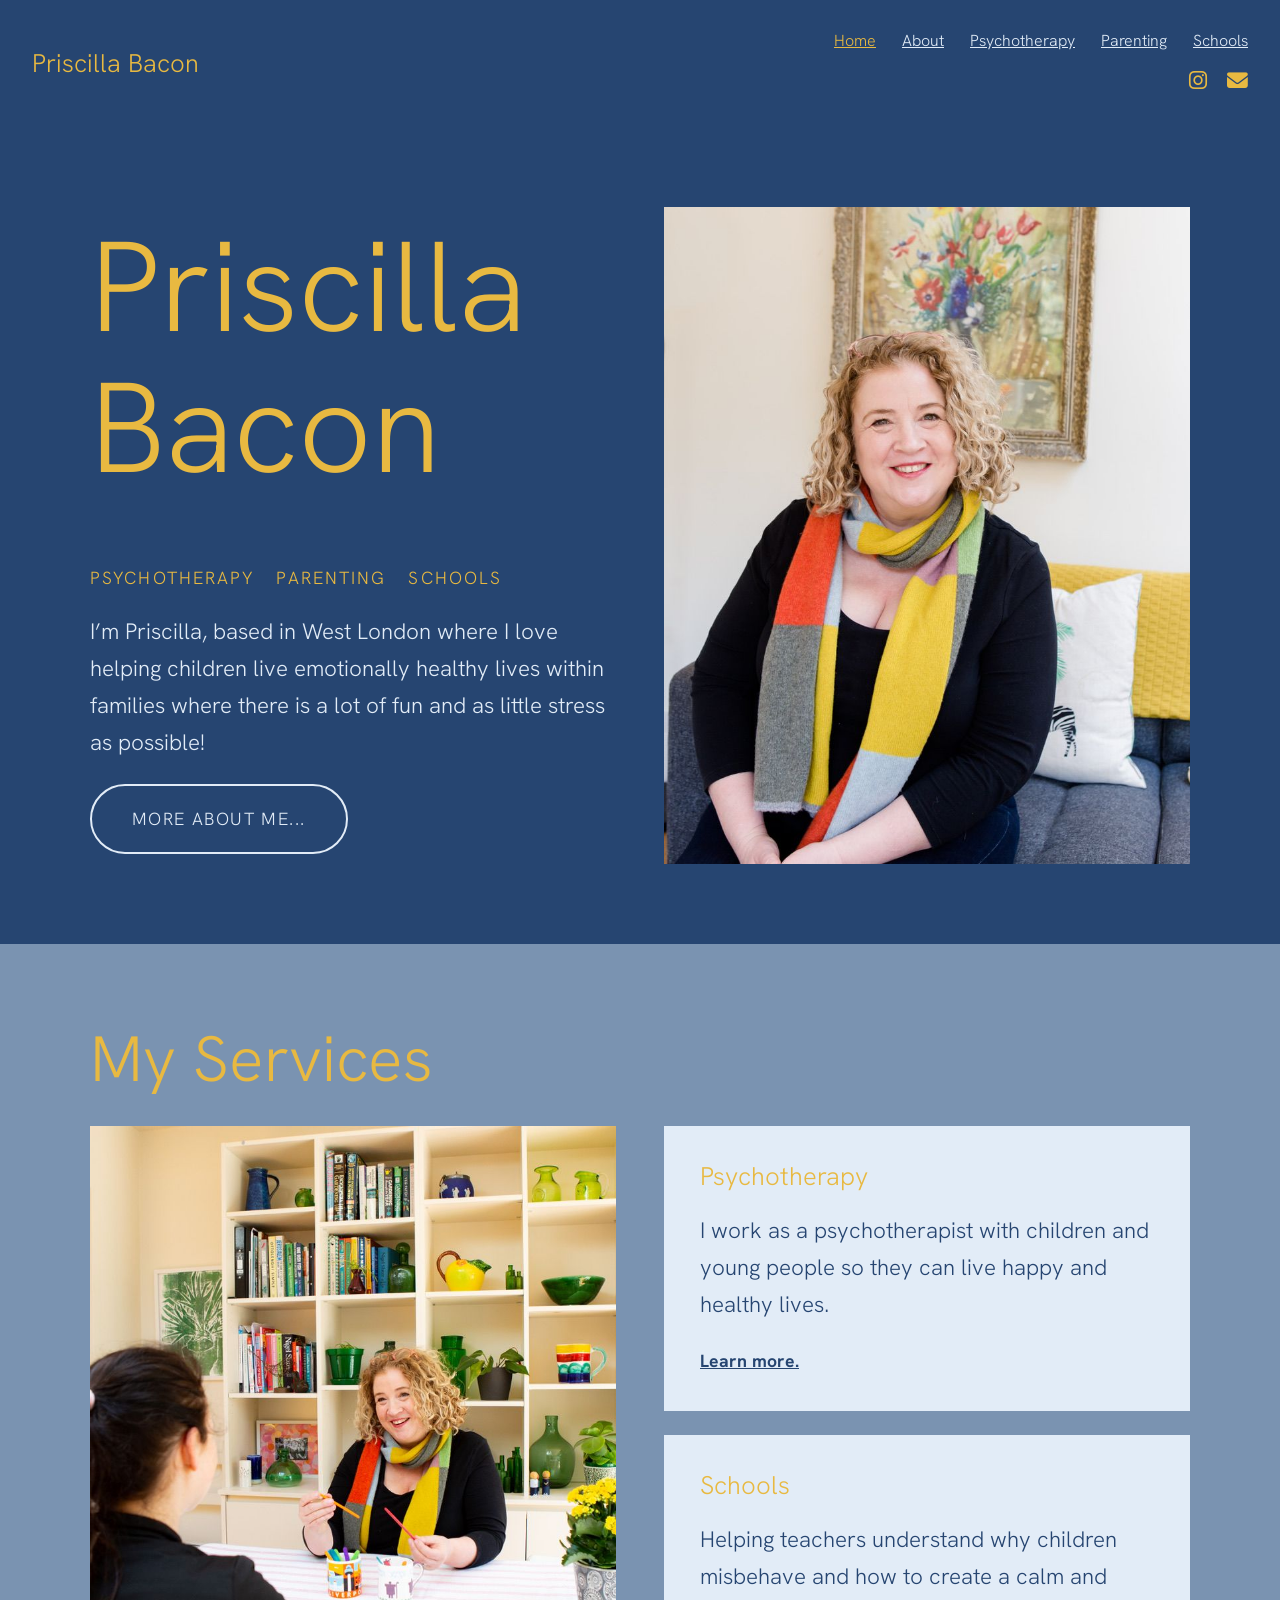
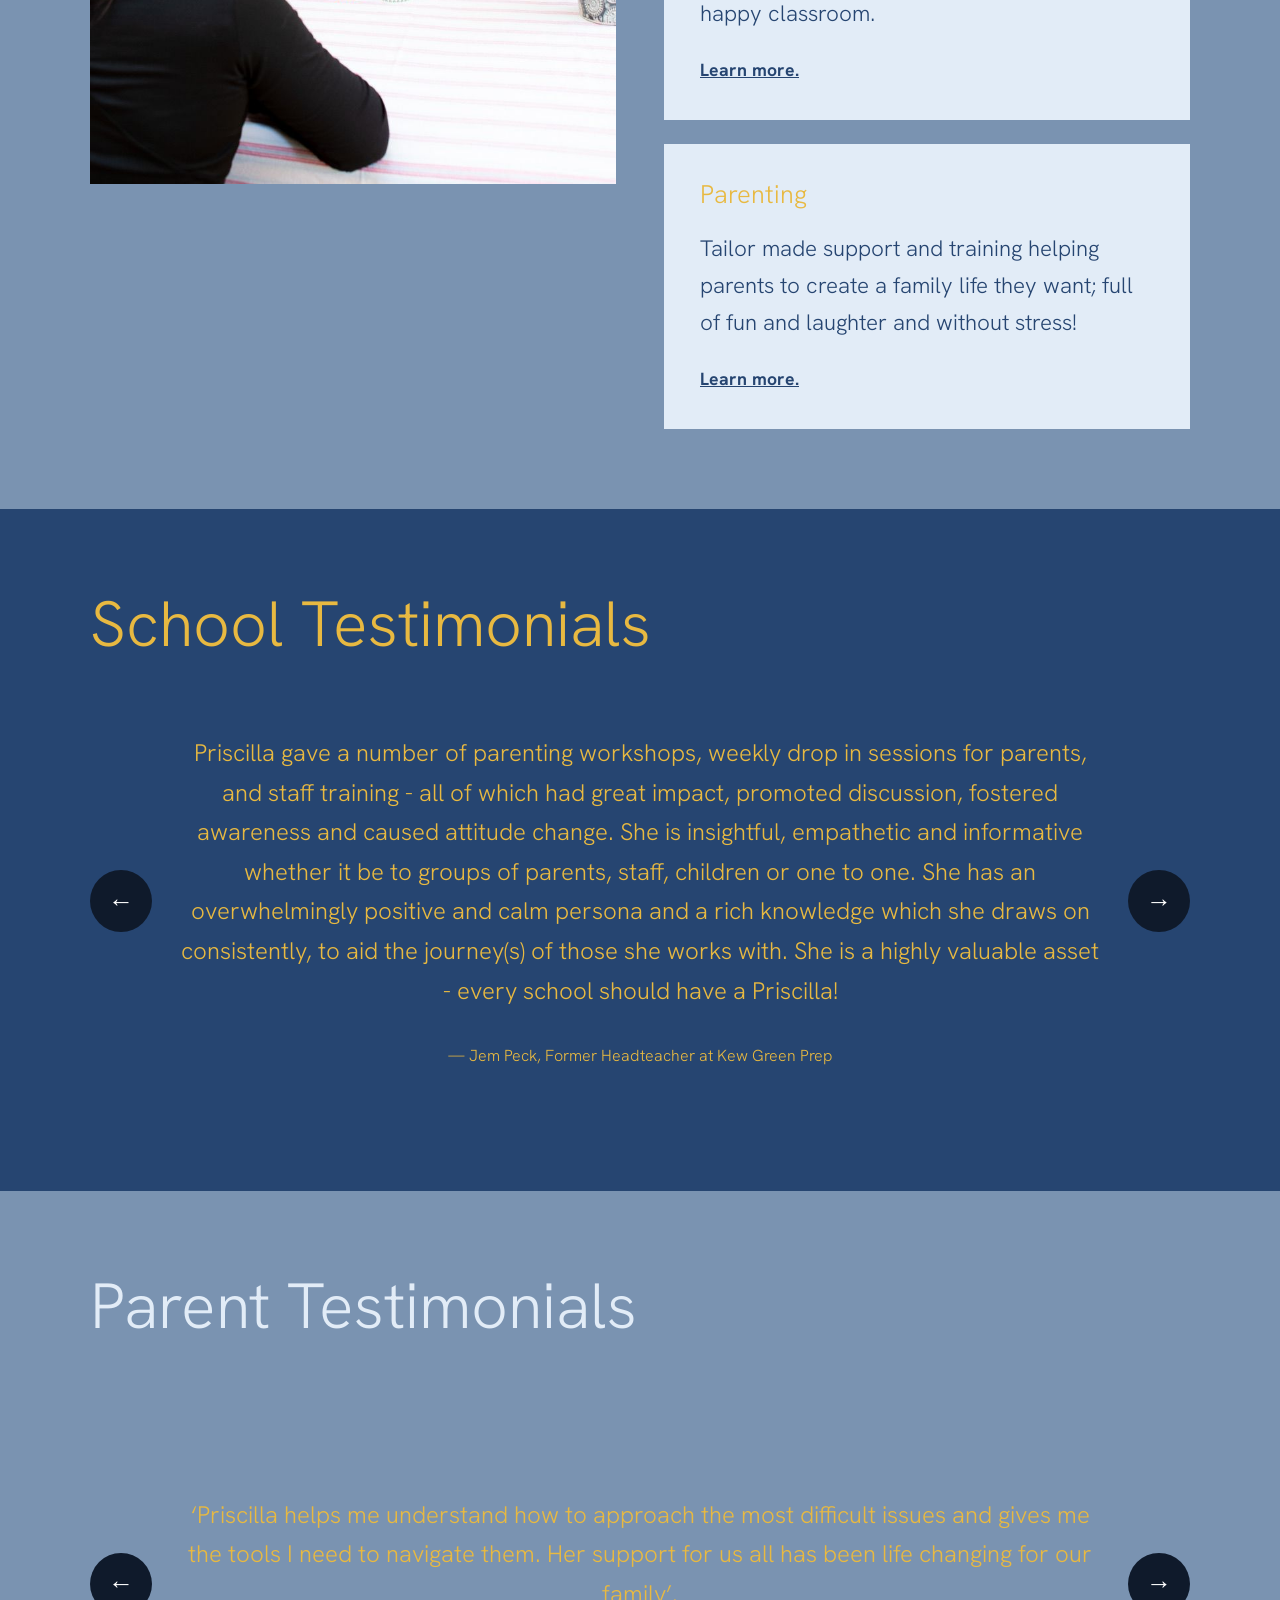
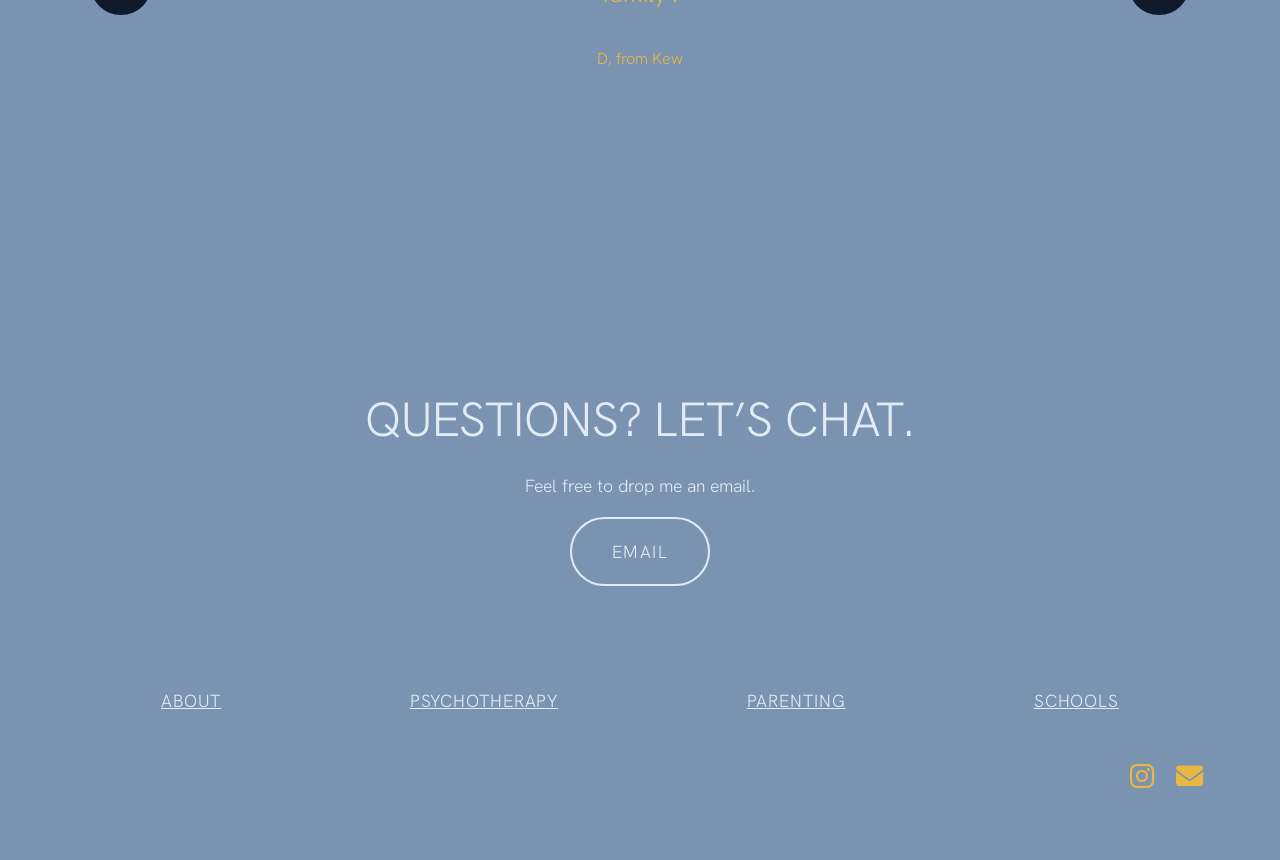
<file: index.html>
<!DOCTYPE html>
<html lang="en-GB">
<head>
<meta charset="utf-8">
<meta name="viewport" content="width=device-width, initial-scale=1">
<title>Child Psychotherapist &amp; Parenting Coach in West London | Priscilla Bacon</title>
<meta name="description" content="Priscilla Bacon is a child psychotherapist and parenting coach in West London and online, helping children, families and schools live calmer, happier lives.">
<link rel="canonical" href="https://www.priscillabacon.com/">
<meta property="og:type" content="website">
<meta property="og:site_name" content="Priscilla Bacon">
<meta property="og:title" content="Child Psychotherapist &amp; Parenting Coach in West London | Priscilla Bacon">
<meta property="og:description" content="Priscilla Bacon is a child psychotherapist and parenting coach in West London and online, helping children, families and schools live calmer, happier lives.">
<meta property="og:url" content="https://www.priscillabacon.com/">
<meta property="og:image" content="https://www.priscillabacon.com/hero.jpg">
<meta property="og:locale" content="en_GB">
<meta name="twitter:card" content="summary_large_image">
<script type="application/ld+json">
{
 "@context": "https://schema.org",
 "@type": "ProfessionalService",
 "name": "Priscilla Bacon",
 "description": "Child psychotherapist and parenting coach in West London and online.",
 "url": "https://www.priscillabacon.com/",
 "email": "mailto:priscilla@priscillabacon.com",
 "image": "https://www.priscillabacon.com/hero.jpg",
 "areaServed": [
  "West London",
  "Online"
 ],
 "founder": {
  "@type": "Person",
  "name": "Priscilla Bacon",
  "jobTitle": "Integrative Child Psychotherapist and Parenting Coach",
  "memberOf": [
   {
    "@type": "Organization",
    "name": "UKCP"
   },
   {
    "@type": "Organization",
    "name": "BACP"
   }
  ]
 },
 "sameAs": [
  "https://www.instagram.com/passionate_about_parenting/"
 ]
}
</script>
<link rel="preconnect" href="https://fonts.googleapis.com">
<link href="https://fonts.googleapis.com/css2?family=Hanken+Grotesk:wght@300;400;700&display=swap" rel="stylesheet">
<link rel="icon" type="image/png" href="favicondarkpriscilla.png" media="(prefers-color-scheme: light)">
<link rel="icon" type="image/png" href="faviconlightpriscilla.png" media="(prefers-color-scheme: dark)">
<link rel="stylesheet" href="https://cdnjs.cloudflare.com/ajax/libs/font-awesome/6.5.2/css/all.min.css">
<link rel="stylesheet" href="style.css">
</head>
<body>
<header><a class="logo" href="index.html">Priscilla Bacon</a><div class="head-right"><nav><a class="active" href="index.html">Home</a><a href="about.html">About</a><a href="psychotherapy.html">Psychotherapy</a><a href="parenting.html">Parenting</a><a href="schools.html">Schools</a></nav><div class="head-social"><a href="https://www.instagram.com/passionate_about_parenting/" aria-label="Instagram" title="Instagram"><i class="fa-brands fa-instagram" aria-hidden="true"></i></a><a href="mailto:priscilla@priscillabacon.com" aria-label="Email" title="Email"><i class="fa-solid fa-envelope" aria-hidden="true"></i></a></div></div></header>
<main>
<section class="band navy"><div class="inner hero">
<div><h1>Priscilla<br>Bacon</h1>
<ul class="tags"><li>PSYCHOTHERAPY</li><li>PARENTING</li><li>SCHOOLS</li></ul>
<p>I&rsquo;m Priscilla, based in West London where I love helping children live emotionally healthy lives within families where there is a lot of fun and as little stress as possible!</p>
<a class="btn" href="about.html">More about me...</a></div>
<img src="hero.jpg" alt="Priscilla Bacon, child psychotherapist and parenting coach" width="793" height="991"></div></section>
<section class="band slate"><div class="inner">
<h2>My Services</h2>
<div class="hero" style="align-items:start"><img src="services.jpg" alt="Priscilla Bacon in a session at her table" width="793" height="991" loading="lazy">
<div class="cards" style="grid-template-columns:1fr">
<div class="card"><h3>Psychotherapy</h3><p>I work as a psychotherapist with children and young people so they can live happy and healthy lives.</p><a href="psychotherapy.html"><b>Learn more.</b></a></div>
<div class="card"><h3>Schools</h3><p>Helping teachers understand why children misbehave and how to create a calm and happy classroom.</p><a href="schools.html"><b>Learn more.</b></a></div>
<div class="card"><h3>Parenting</h3><p>Tailor made support and training helping parents to create a family life they want; full of fun and laughter and without stress!</p><a href="parenting.html"><b>Learn more.</b></a></div>
</div></div></div></section>
<section class="band navy"><div class="inner"><h2>School Testimonials</h2></div><div class="carousel"><button class="arrow prev" aria-label="Previous">&larr;</button><button class="arrow next" aria-label="Next">&rarr;</button>
<div class="slide"><p>Priscilla gave a number of parenting workshops, weekly drop in sessions for parents, and staff training - all of which had great impact, promoted discussion, fostered awareness and caused attitude change. She is insightful, empathetic and informative whether it be to groups of parents, staff, children or one to one. She has an overwhelmingly positive and calm persona and a rich knowledge which she draws on consistently, to aid the journey(s) of those she works with. She is a highly valuable asset - every school should have a Priscilla!</p><cite>&mdash; Jem Peck, Former Headteacher at Kew Green Prep</cite></div>
<div class="slide"><p>&ldquo;The training Priscilla provided was absolutely fantastic. The sessions were full of helpful practical advice, presented incredibly well, and were both engaging and informative. We are so grateful for the generous time given to training our volunteers, and we know that the strategies and tips shared will make a real difference not just for the families we currently support, but for future families as well. The sessions covered a wide range of parenting topics and provided our volunteers with valuable tools to help them in their work. Thank you for this invaluable training!&rdquo;</p><cite>&mdash; Nicky &amp; Vicky, Home-Start Ealing</cite></div>
<div class="slide"><p>Priscilla supported staff and parents at our school through the Wellbeing Service that she built for our community. An important part of the service was helping parents to help their children with their learning experience: emotionally and behaviourally. She also provided systems for outside school behaviour and building strong relationships. The talks Priscilla held at school enabled parents to access support when they needed it most such as; bereavement, family break-ups, sibling squabbles and a lack of self-esteem and confidence. Priscilla supervised a team of therapists who worked 1:1 with our children and she worked with and trained our staff helping them to understand the emotional needs of the children and building healthy classroom behaviour strategies. Our school were introduced to &lsquo;Watch and Wonder&rsquo; empathy and emotional literacy intervention by Priscilla, supporting all the children in our school. Priscilla was a valued member of our team and we miss having her here!</p><cite>&mdash; Phil Bourne, Headteacher at O.L.O.G</cite></div>
<div class="slide"><p>&ldquo;Priscilla Bacon has delivered a series of exceptional parenting workshops at Bute House. Her insightful presentations have provided parents with a valuable understanding of the brain science underlying children&rsquo;s behaviours. Beyond the theoretical framework, Priscilla offers practical tips and strategies that parents can immediately implement to improve interactions with their children. These workshops have fostered a calmer and more positive environment at home, leading to significant improvements in parent-child relationships. Throughout the sessions, Priscilla demonstrates empathy and understanding for the challenges of parenting, creating a supportive and encouraging atmosphere for all participants.&rdquo;</p><cite>Giles Puckle, Senior Deputy Head at Bute House</cite></div>
</div></section>
<section class="band slate"><div class="inner"><h2 style="color:var(--pale)">Parent Testimonials</h2></div><div class="carousel"><button class="arrow prev" aria-label="Previous">&larr;</button><button class="arrow next" aria-label="Next">&rarr;</button>
<div class="slide"><p>&lsquo;Priscilla helps me understand how to approach the most difficult issues and gives me the tools I need to navigate them. Her support for us all has been life changing for our family&rsquo;.</p><cite>D, from Kew</cite></div>
<div class="slide"><p>&lsquo;Priscilla has helped us navigate some really tough times for our boy. Thanks to her expertise, her help and unwavering support we are now better equipped to face the challenges of parenting. Our family is calmer and happier. She was always there to offer support, always went the extra mile with advice and a helping hand.&rsquo;</p><cite>Mr &amp; Mrs H, from Brent</cite></div>
<div class="slide"><p>&lsquo;We found Priscilla from the outset to be completely in tune with our challenges and provided a path for us to navigate over the weeks and months which was super supportive. We learnt to really understand and empathise with our child&rsquo;s feelings and has really improved our relationship with him and his sibling. Our home is so much calmer!&rsquo;</p><cite>TB, from Hampton</cite></div>
<div class="slide"><p>&lsquo;Priscilla helped us understand the impact that a separation can have on a young child and how we, as parents, can both discuss this with our child so we remain consistently firm but kind and open. It was an invaluable time spent with Priscilla that has supported all of us in our new lives.&rsquo;</p><cite>Ms B, from Fulham</cite></div>
<div class="slide"><p>&lsquo;We have loved working with Priscilla. Initially we saw her for Parent Coaching - we learned so much, became so much more aware and she gave us some amazing tips which we put into practice at home and saw really positive change for all the family. Priscilla is now seeing our son who is growing so much in confidence and loves his sessions. She has been fantastic throughout and a huge support to us all!&rsquo;</p><cite>Mr &amp; Mrs P, from Fulham</cite></div>
</div></section>
</main>
<section class="cta">
<h2>Questions? Let&rsquo;s chat.</h2>
<p>Feel free to drop me an email.</p>
<a class="btn" href="mailto:priscilla@priscillabacon.com">Email</a>
<div class="foot-links"><a href="about.html">About</a><a href="psychotherapy.html">Psychotherapy</a><a href="parenting.html">Parenting</a><a href="schools.html">Schools</a></div>
<div class="social"><a href="https://www.instagram.com/passionate_about_parenting/" aria-label="Instagram" title="Instagram"><i class="fa-brands fa-instagram" aria-hidden="true"></i></a><a href="mailto:priscilla@priscillabacon.com" aria-label="Email" title="Email"><i class="fa-solid fa-envelope" aria-hidden="true"></i></a></div>
</section>
<script>
document.querySelectorAll('.carousel').forEach(function(c){
  var s=c.querySelectorAll('.slide'),i=0;
  if(!s.length)return;
  function show(n){
    i=(n+s.length)%s.length;
    for(var k=0;k<s.length;k++){s[k].style.display=(k===i)?'block':'none';}
  }
  c.querySelector('.prev').onclick=function(){show(i-1)};
  c.querySelector('.next').onclick=function(){show(i+1)};
  show(0);
});
</script>
</body>
</html>
</file>
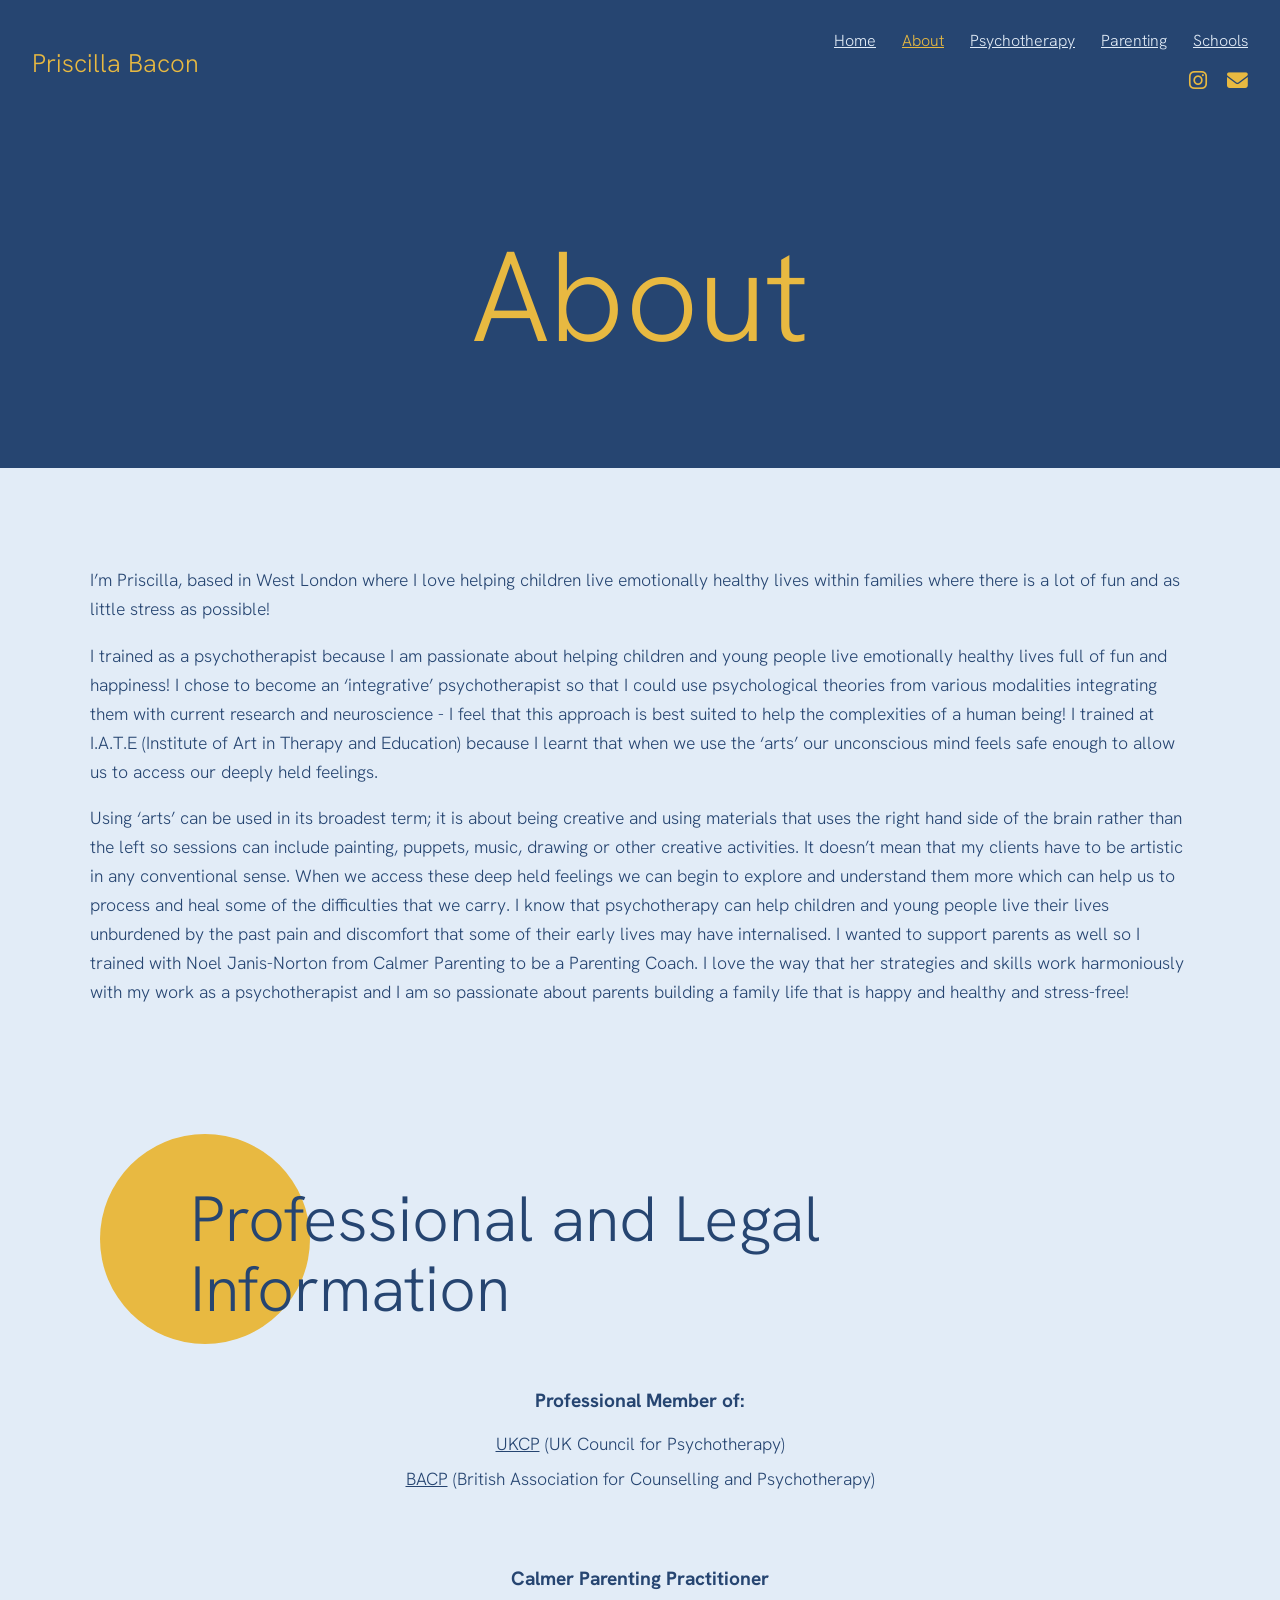
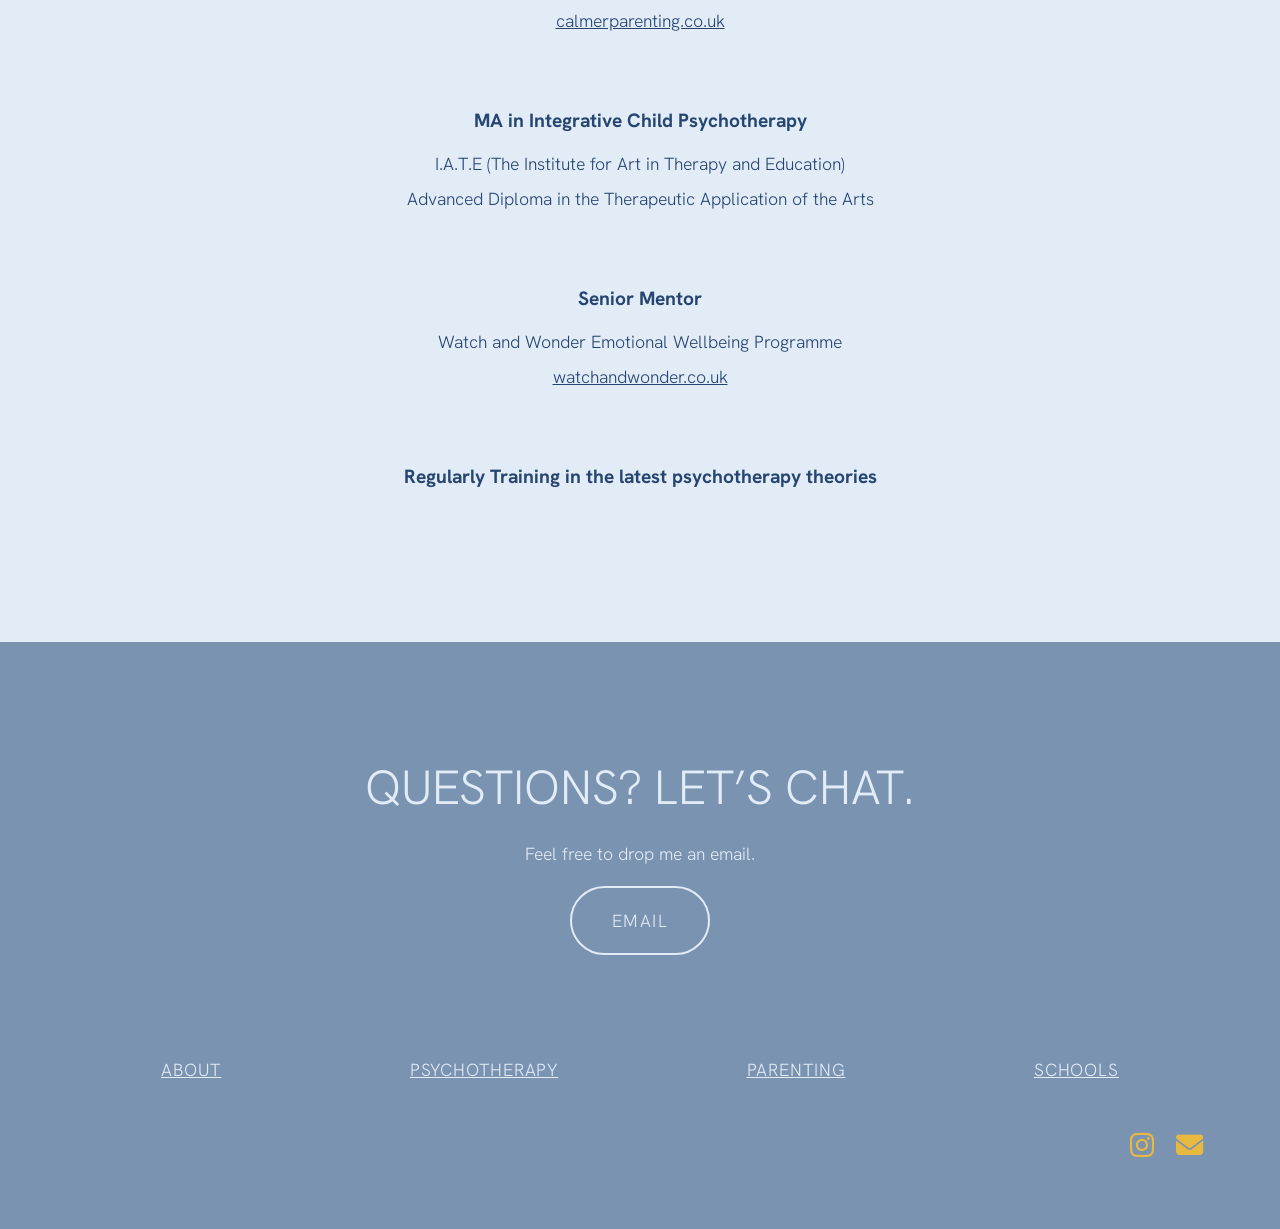
<file: about.html>
<!DOCTYPE html>
<html lang="en-GB">
<head>
<meta charset="utf-8">
<meta name="viewport" content="width=device-width, initial-scale=1">
<title>About Priscilla Bacon | Integrative Child Psychotherapist, West London</title>
<meta name="description" content="UKCP and BACP registered integrative child psychotherapist and Calmer Parenting practitioner, with an MA from IATE. Based in West London and working online.">
<link rel="canonical" href="https://www.priscillabacon.com/about">
<meta property="og:type" content="website">
<meta property="og:site_name" content="Priscilla Bacon">
<meta property="og:title" content="About Priscilla Bacon | Integrative Child Psychotherapist, West London">
<meta property="og:description" content="UKCP and BACP registered integrative child psychotherapist and Calmer Parenting practitioner, with an MA from IATE. Based in West London and working online.">
<meta property="og:url" content="https://www.priscillabacon.com/about">
<meta property="og:image" content="https://www.priscillabacon.com/hero.jpg">
<meta property="og:locale" content="en_GB">
<meta name="twitter:card" content="summary_large_image">
<link rel="preconnect" href="https://fonts.googleapis.com">
<link href="https://fonts.googleapis.com/css2?family=Hanken+Grotesk:wght@300;400;700&display=swap" rel="stylesheet">
<link rel="icon" type="image/png" href="favicondarkpriscilla.png" media="(prefers-color-scheme: light)">
<link rel="icon" type="image/png" href="faviconlightpriscilla.png" media="(prefers-color-scheme: dark)">
<link rel="stylesheet" href="https://cdnjs.cloudflare.com/ajax/libs/font-awesome/6.5.2/css/all.min.css">
<link rel="stylesheet" href="style.css">
</head>
<body>
<header><a class="logo" href="index.html">Priscilla Bacon</a><div class="head-right"><nav><a href="index.html">Home</a><a class="active" href="about.html">About</a><a href="psychotherapy.html">Psychotherapy</a><a href="parenting.html">Parenting</a><a href="schools.html">Schools</a></nav><div class="head-social"><a href="https://www.instagram.com/passionate_about_parenting/" aria-label="Instagram" title="Instagram"><i class="fa-brands fa-instagram" aria-hidden="true"></i></a><a href="mailto:priscilla@priscillabacon.com" aria-label="Email" title="Email"><i class="fa-solid fa-envelope" aria-hidden="true"></i></a></div></div></header>
<main>
<div class="page-title"><h1>About</h1></div>
<section class="band"><div class="inner">
<p>I&rsquo;m Priscilla, based in West London where I love helping children live emotionally healthy lives within families where there is a lot of fun and as little stress as possible!</p>
<p>I trained as a psychotherapist because I am passionate about helping children and young people live emotionally healthy lives full of fun and happiness!  
I chose to become an ‘integrative’ psychotherapist so that I could use psychological theories from various modalities integrating them with current research and neuroscience - I feel that this approach is best suited to help the complexities of a human being!
I trained at I.A.T.E (Institute of Art in Therapy and Education) because I learnt that when we use the ‘arts’ our unconscious mind feels safe enough to allow us to access our deeply held feelings.</p>
 <p>Using ‘arts’ can be used in its broadest term; it is about being creative and using materials that uses the right hand side of the brain rather than the left so sessions can include painting, puppets, music, drawing or other creative activities.
It doesn’t mean that my clients have to be artistic in any conventional sense.
When we access these deep held feelings we can begin to explore and understand them more which can help us to process and heal some of the difficulties that we carry.
I know that psychotherapy can help children and young people live their lives unburdened by the past pain and discomfort that some of their early lives may have internalised.
I wanted to support parents as well so I trained with Noel Janis-Norton from Calmer Parenting to be a Parenting Coach.   I love the way that her strategies and skills work harmoniously with my work as a psychotherapist and I am so passionate about parents building a family life that is happy and healthy and stress-free!</p>
</div></section>
<section class="band"><div class="about-head"><h2>Professional and Legal Information</h2></div>
<div class="cred"><h4>Professional Member of:</h4><p><a href="https://www.ukcp.org.uk">UKCP</a> (UK Council for Psychotherapy)</p><p><a href="https://www.bacp.co.uk">BACP</a> (British Association for Counselling and Psychotherapy)</p></div>
<div class="cred"><h4>Calmer Parenting Practitioner</h4><p><a href="https://www.calmerparenting.co.uk">calmerparenting.co.uk</a></p></div>
<div class="cred"><h4>MA in Integrative Child Psychotherapy</h4><p>I.A.T.E (The Institute for Art in Therapy and Education)</p><p>Advanced Diploma in the Therapeutic Application of the Arts</p></div>
<div class="cred"><h4>Senior Mentor</h4><p>Watch and Wonder Emotional Wellbeing Programme</p><p><a href="https://www.watchandwonder.co.uk">watchandwonder.co.uk</a></p></div>
<div class="cred"><h4>Regularly Training in the latest psychotherapy theories</h4></div>
</section>
</main>
<section class="cta">
<h2>Questions? Let&rsquo;s chat.</h2>
<p>Feel free to drop me an email.</p>
<a class="btn" href="mailto:priscilla@priscillabacon.com">Email</a>
<div class="foot-links"><a href="about.html">About</a><a href="psychotherapy.html">Psychotherapy</a><a href="parenting.html">Parenting</a><a href="schools.html">Schools</a></div>
<div class="social"><a href="https://www.instagram.com/passionate_about_parenting/" aria-label="Instagram" title="Instagram"><i class="fa-brands fa-instagram" aria-hidden="true"></i></a><a href="mailto:priscilla@priscillabacon.com" aria-label="Email" title="Email"><i class="fa-solid fa-envelope" aria-hidden="true"></i></a></div>
</section>
<script>
document.querySelectorAll('.carousel').forEach(function(c){
  var s=c.querySelectorAll('.slide'),i=0;
  if(!s.length)return;
  function show(n){
    i=(n+s.length)%s.length;
    for(var k=0;k<s.length;k++){s[k].style.display=(k===i)?'block':'none';}
  }
  c.querySelector('.prev').onclick=function(){show(i-1)};
  c.querySelector('.next').onclick=function(){show(i+1)};
  show(0);
});
</script>
</body>
</html>
</file>
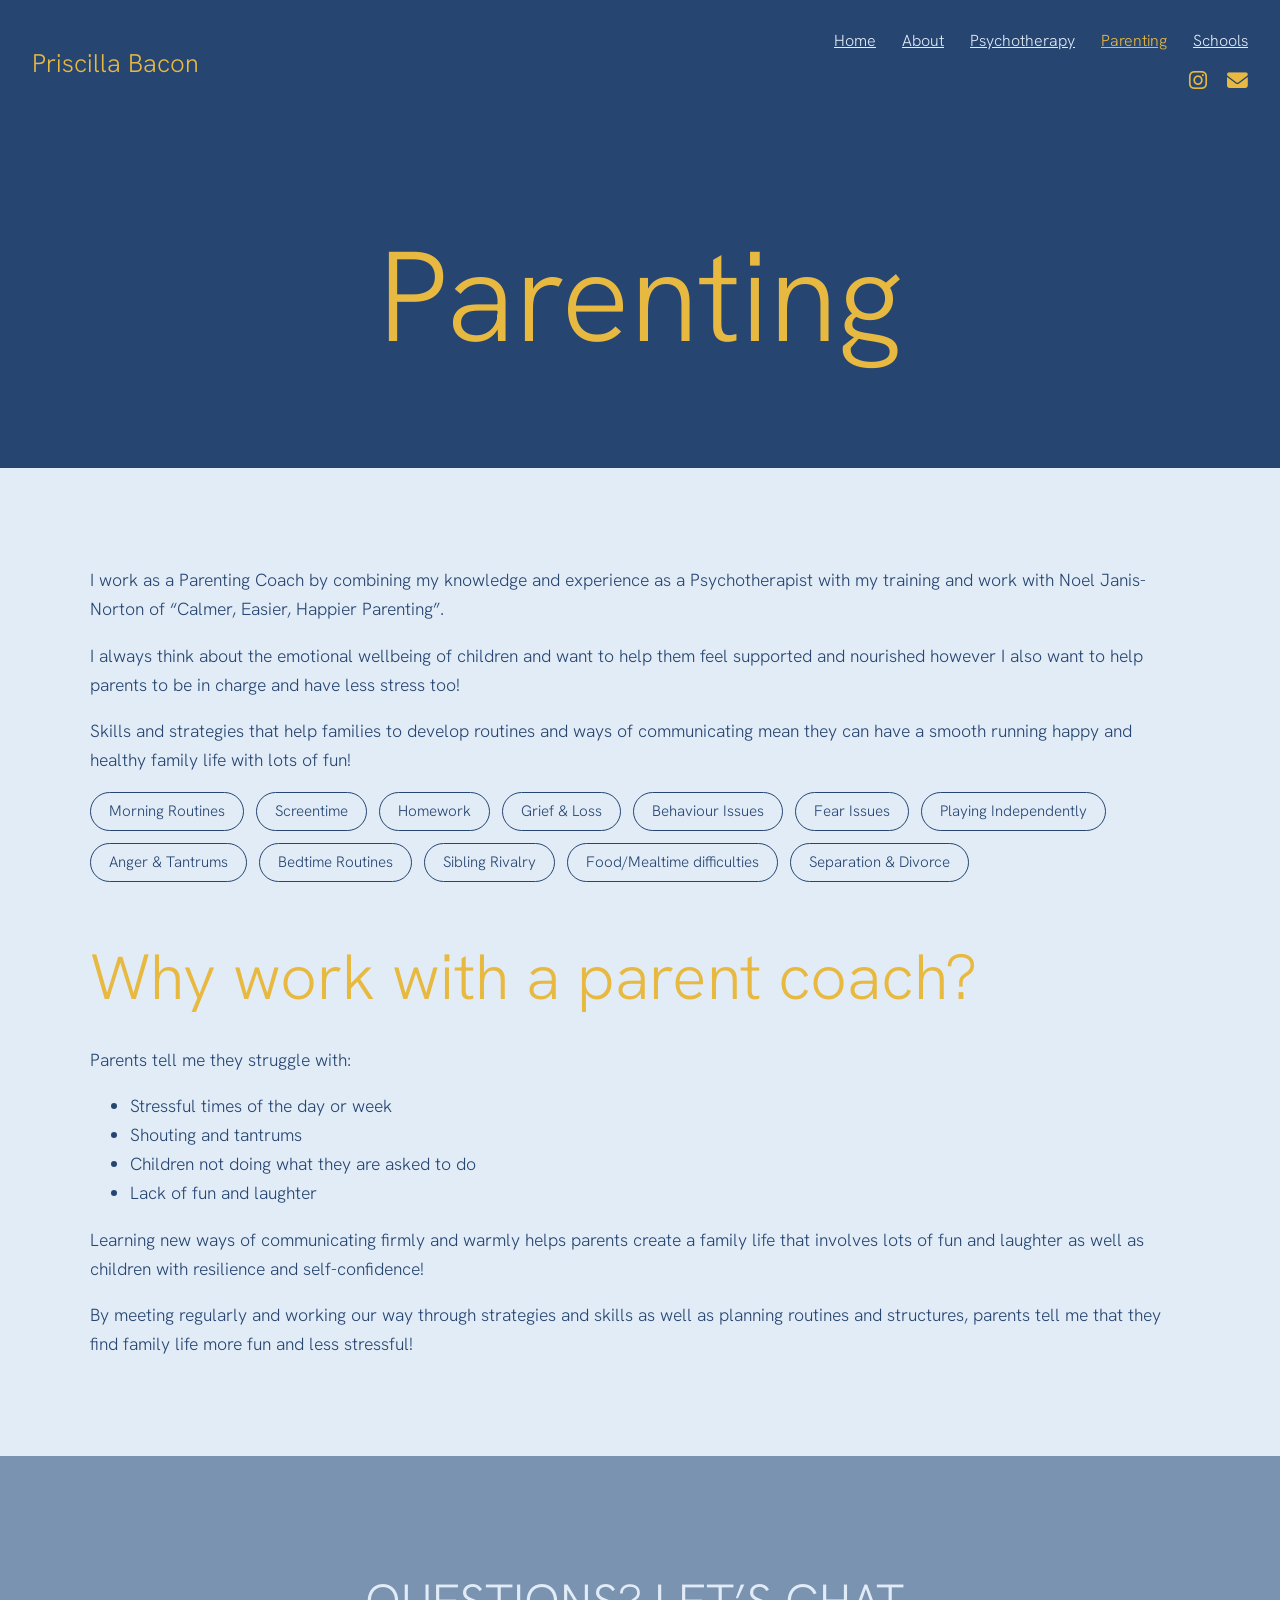
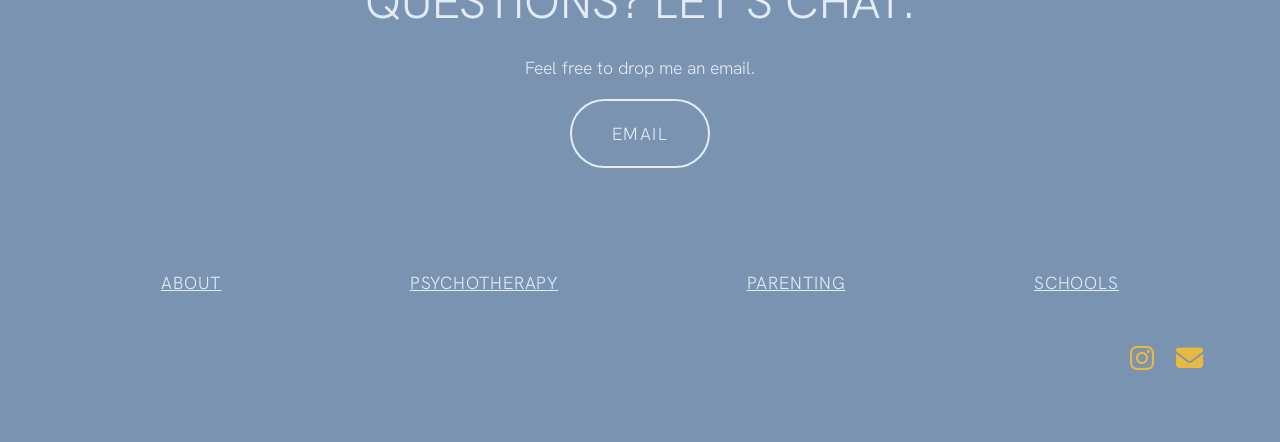
<file: parenting.html>
<!DOCTYPE html>
<html lang="en-GB">
<head>
<meta charset="utf-8">
<meta name="viewport" content="width=device-width, initial-scale=1">
<title>Parenting Coach in West London &amp; Online | Priscilla Bacon</title>
<meta name="description" content="One-to-one parent coaching using Calmer, Easier, Happier Parenting skills: routines, tantrums, sibling rivalry, screentime and more. West London and online.">
<link rel="canonical" href="https://www.priscillabacon.com/parenting">
<meta property="og:type" content="website">
<meta property="og:site_name" content="Priscilla Bacon">
<meta property="og:title" content="Parenting Coach in West London &amp; Online | Priscilla Bacon">
<meta property="og:description" content="One-to-one parent coaching using Calmer, Easier, Happier Parenting skills: routines, tantrums, sibling rivalry, screentime and more. West London and online.">
<meta property="og:url" content="https://www.priscillabacon.com/parenting">
<meta property="og:image" content="https://www.priscillabacon.com/hero.jpg">
<meta property="og:locale" content="en_GB">
<meta name="twitter:card" content="summary_large_image">
<link rel="preconnect" href="https://fonts.googleapis.com">
<link href="https://fonts.googleapis.com/css2?family=Hanken+Grotesk:wght@300;400;700&display=swap" rel="stylesheet">
<link rel="icon" type="image/png" href="favicondarkpriscilla.png" media="(prefers-color-scheme: light)">
<link rel="icon" type="image/png" href="faviconlightpriscilla.png" media="(prefers-color-scheme: dark)">
<link rel="stylesheet" href="https://cdnjs.cloudflare.com/ajax/libs/font-awesome/6.5.2/css/all.min.css">
<link rel="stylesheet" href="style.css">
</head>
<body>
<header><a class="logo" href="index.html">Priscilla Bacon</a><div class="head-right"><nav><a href="index.html">Home</a><a href="about.html">About</a><a href="psychotherapy.html">Psychotherapy</a><a class="active" href="parenting.html">Parenting</a><a href="schools.html">Schools</a></nav><div class="head-social"><a href="https://www.instagram.com/passionate_about_parenting/" aria-label="Instagram" title="Instagram"><i class="fa-brands fa-instagram" aria-hidden="true"></i></a><a href="mailto:priscilla@priscillabacon.com" aria-label="Email" title="Email"><i class="fa-solid fa-envelope" aria-hidden="true"></i></a></div></div></header>
<main>
<div class="page-title"><h1>Parenting</h1></div>
<section class="band"><div class="inner">
<p>I work as a Parenting Coach by combining my knowledge and experience as a Psychotherapist with my training and work with Noel Janis-Norton of &ldquo;Calmer, Easier, Happier Parenting&rdquo;.</p>
<p>I always think about the emotional wellbeing of children and want to help them feel supported and nourished however I also want to help parents to be in charge and have less stress too!</p>
<p>Skills and strategies that help families to develop routines and ways of communicating mean they can have a smooth running happy and healthy family life with lots of fun!</p>
<ul class="topics"><li>Morning Routines</li><li>Screentime</li><li>Homework</li><li>Grief &amp; Loss</li><li>Behaviour Issues</li><li>Fear Issues</li><li>Playing Independently</li><li>Anger &amp; Tantrums</li><li>Bedtime Routines</li><li>Sibling Rivalry</li><li>Food/Mealtime difficulties</li><li>Separation &amp; Divorce</li></ul>
<h2 style="margin-top:60px">Why work with a parent coach?</h2>
<p>Parents tell me they struggle with:</p>
<ul><li>Stressful times of the day or week</li><li>Shouting and tantrums</li><li>Children not doing what they are asked to do</li><li>Lack of fun and laughter</li></ul>
<p>Learning new ways of communicating firmly and warmly helps parents create a family life that involves lots of fun and laughter as well as children with resilience and self-confidence!</p>
<p>By meeting regularly and working our way through strategies and skills as well as planning routines and structures, parents tell me that they find family life more fun and less stressful!</p>
</div></section>
</main>
<section class="cta">
<h2>Questions? Let&rsquo;s chat.</h2>
<p>Feel free to drop me an email.</p>
<a class="btn" href="mailto:priscilla@priscillabacon.com">Email</a>
<div class="foot-links"><a href="about.html">About</a><a href="psychotherapy.html">Psychotherapy</a><a href="parenting.html">Parenting</a><a href="schools.html">Schools</a></div>
<div class="social"><a href="https://www.instagram.com/passionate_about_parenting/" aria-label="Instagram" title="Instagram"><i class="fa-brands fa-instagram" aria-hidden="true"></i></a><a href="mailto:priscilla@priscillabacon.com" aria-label="Email" title="Email"><i class="fa-solid fa-envelope" aria-hidden="true"></i></a></div>
</section>
<script>
document.querySelectorAll('.carousel').forEach(function(c){
  var s=c.querySelectorAll('.slide'),i=0;
  if(!s.length)return;
  function show(n){
    i=(n+s.length)%s.length;
    for(var k=0;k<s.length;k++){s[k].style.display=(k===i)?'block':'none';}
  }
  c.querySelector('.prev').onclick=function(){show(i-1)};
  c.querySelector('.next').onclick=function(){show(i+1)};
  show(0);
});
</script>
</body>
</html>
</file>
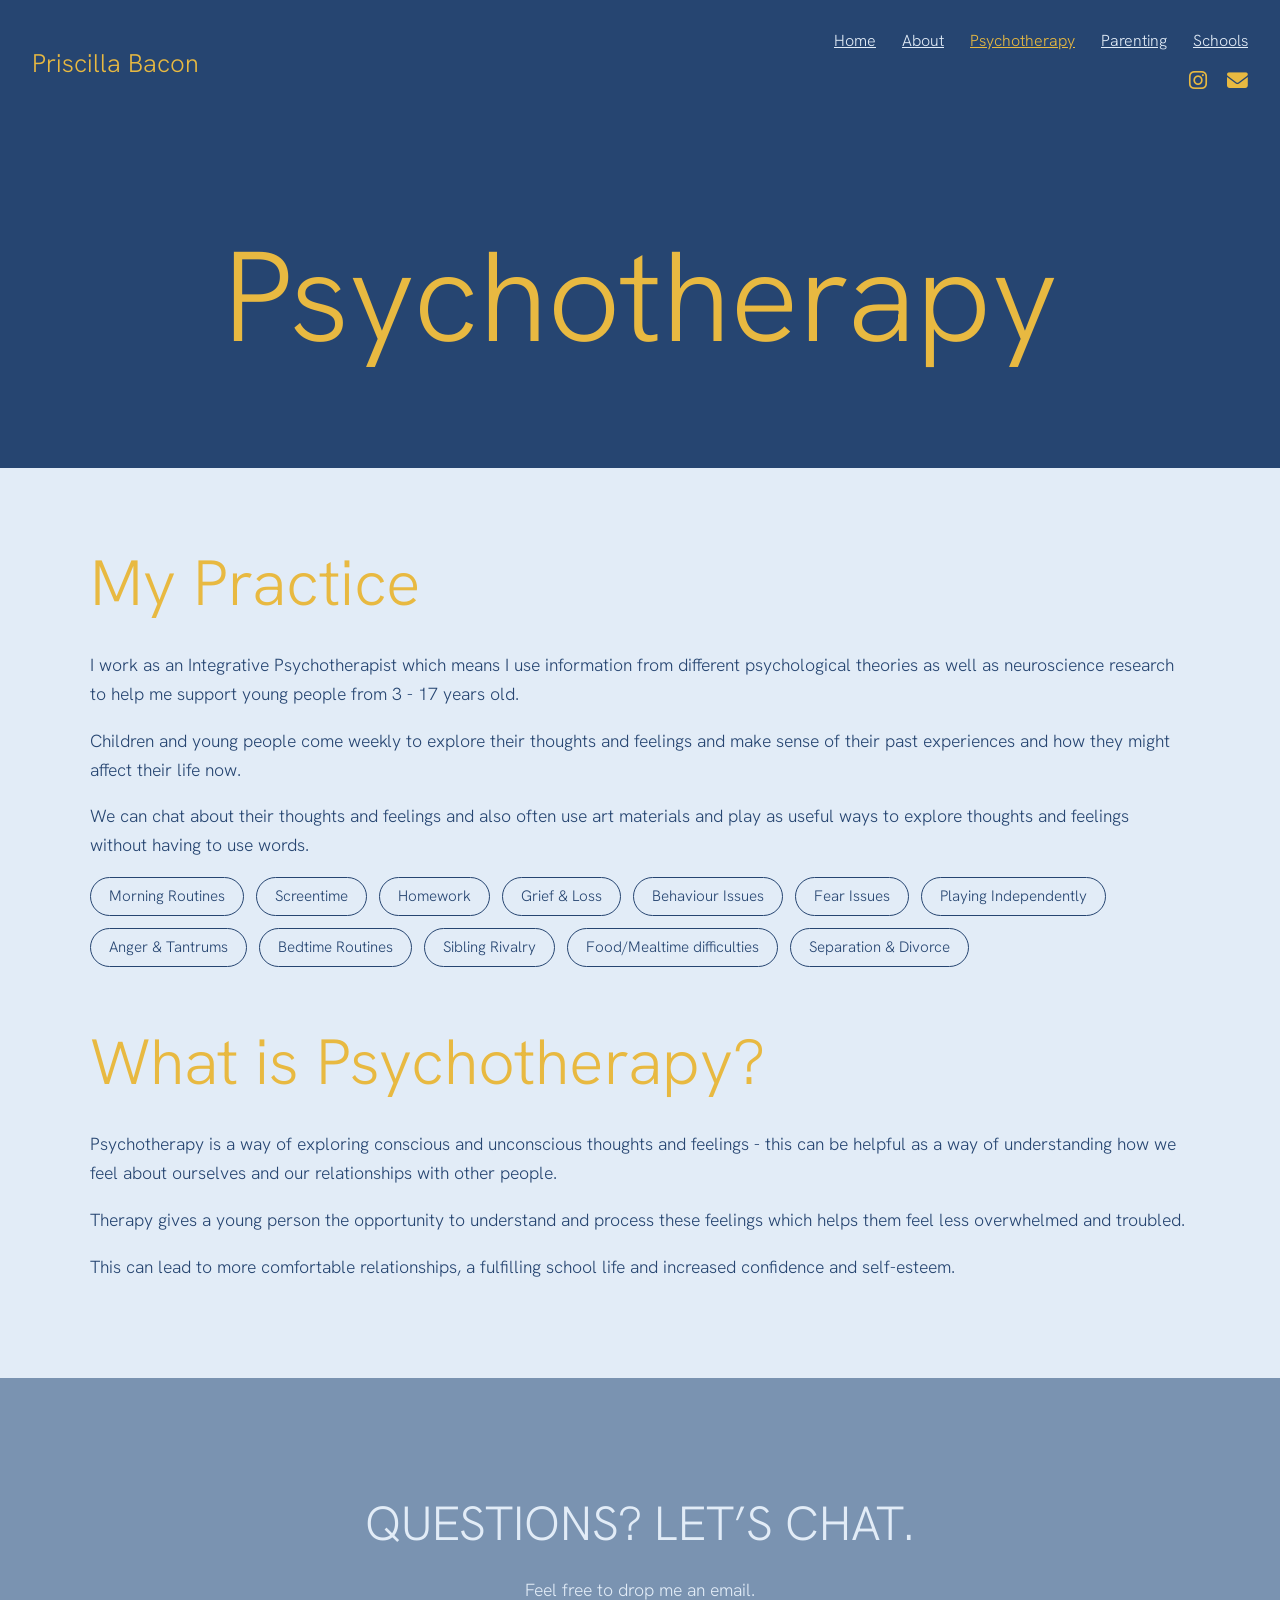
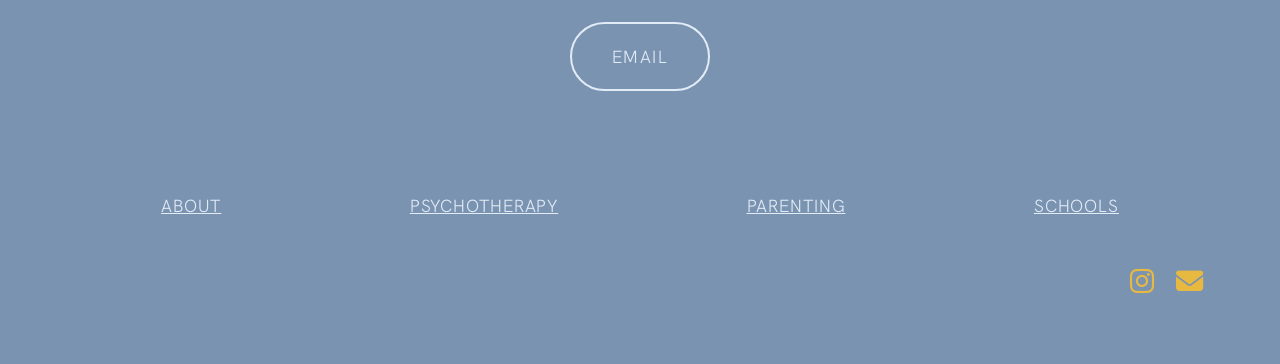
<file: psychotherapy.html>
<!DOCTYPE html>
<html lang="en-GB">
<head>
<meta charset="utf-8">
<meta name="viewport" content="width=device-width, initial-scale=1">
<title>Child Psychotherapy in West London &amp; Online | Priscilla Bacon</title>
<meta name="description" content="Integrative psychotherapy for children and young people aged 3 to 17, using talk, art and play to explore feelings, in West London and online.">
<link rel="canonical" href="https://www.priscillabacon.com/psychotherapy">
<meta property="og:type" content="website">
<meta property="og:site_name" content="Priscilla Bacon">
<meta property="og:title" content="Child Psychotherapy in West London &amp; Online | Priscilla Bacon">
<meta property="og:description" content="Integrative psychotherapy for children and young people aged 3 to 17, using talk, art and play to explore feelings, in West London and online.">
<meta property="og:url" content="https://www.priscillabacon.com/psychotherapy">
<meta property="og:image" content="https://www.priscillabacon.com/services.jpg">
<meta property="og:locale" content="en_GB">
<meta name="twitter:card" content="summary_large_image">
<link rel="preconnect" href="https://fonts.googleapis.com">
<link href="https://fonts.googleapis.com/css2?family=Hanken+Grotesk:wght@300;400;700&display=swap" rel="stylesheet">
<link rel="icon" type="image/png" href="favicondarkpriscilla.png" media="(prefers-color-scheme: light)">
<link rel="icon" type="image/png" href="faviconlightpriscilla.png" media="(prefers-color-scheme: dark)">
<link rel="stylesheet" href="https://cdnjs.cloudflare.com/ajax/libs/font-awesome/6.5.2/css/all.min.css">
<link rel="stylesheet" href="style.css">
</head>
<body>
<header><a class="logo" href="index.html">Priscilla Bacon</a><div class="head-right"><nav><a href="index.html">Home</a><a href="about.html">About</a><a class="active" href="psychotherapy.html">Psychotherapy</a><a href="parenting.html">Parenting</a><a href="schools.html">Schools</a></nav><div class="head-social"><a href="https://www.instagram.com/passionate_about_parenting/" aria-label="Instagram" title="Instagram"><i class="fa-brands fa-instagram" aria-hidden="true"></i></a><a href="mailto:priscilla@priscillabacon.com" aria-label="Email" title="Email"><i class="fa-solid fa-envelope" aria-hidden="true"></i></a></div></div></header>
<main>
<div class="page-title"><h1>Psychotherapy</h1></div>
<section class="band"><div class="inner">
<h2>My Practice</h2>
<p>I work as an Integrative Psychotherapist which means I use information from different psychological theories as well as neuroscience research to help me support young people from 3 - 17 years old.</p>
<p>Children and young people come weekly to explore their thoughts and feelings and make sense of their past experiences and how they might affect their life now.</p>
<p>We can chat about their thoughts and feelings and also often use art materials and play as useful ways to explore thoughts and feelings without having to use words.</p>
<ul class="topics"><li>Morning Routines</li><li>Screentime</li><li>Homework</li><li>Grief &amp; Loss</li><li>Behaviour Issues</li><li>Fear Issues</li><li>Playing Independently</li><li>Anger &amp; Tantrums</li><li>Bedtime Routines</li><li>Sibling Rivalry</li><li>Food/Mealtime difficulties</li><li>Separation &amp; Divorce</li></ul>
<h2 style="margin-top:60px">What is Psychotherapy?</h2>
<p>Psychotherapy is a way of exploring conscious and unconscious thoughts and feelings - this can be helpful as a way of understanding how we feel about ourselves and our relationships with other people.</p>
<p>Therapy gives a young person the opportunity to understand and process these feelings which helps them feel less overwhelmed and troubled.</p>
<p>This can lead to more comfortable relationships, a fulfilling school life and increased confidence and self-esteem.</p>
</div></section>
</main>
<section class="cta">
<h2>Questions? Let&rsquo;s chat.</h2>
<p>Feel free to drop me an email.</p>
<a class="btn" href="mailto:priscilla@priscillabacon.com">Email</a>
<div class="foot-links"><a href="about.html">About</a><a href="psychotherapy.html">Psychotherapy</a><a href="parenting.html">Parenting</a><a href="schools.html">Schools</a></div>
<div class="social"><a href="https://www.instagram.com/passionate_about_parenting/" aria-label="Instagram" title="Instagram"><i class="fa-brands fa-instagram" aria-hidden="true"></i></a><a href="mailto:priscilla@priscillabacon.com" aria-label="Email" title="Email"><i class="fa-solid fa-envelope" aria-hidden="true"></i></a></div>
</section>
<script>
document.querySelectorAll('.carousel').forEach(function(c){
  var s=c.querySelectorAll('.slide'),i=0;
  if(!s.length)return;
  function show(n){
    i=(n+s.length)%s.length;
    for(var k=0;k<s.length;k++){s[k].style.display=(k===i)?'block':'none';}
  }
  c.querySelector('.prev').onclick=function(){show(i-1)};
  c.querySelector('.next').onclick=function(){show(i+1)};
  show(0);
});
</script>
</body>
</html>
</file>
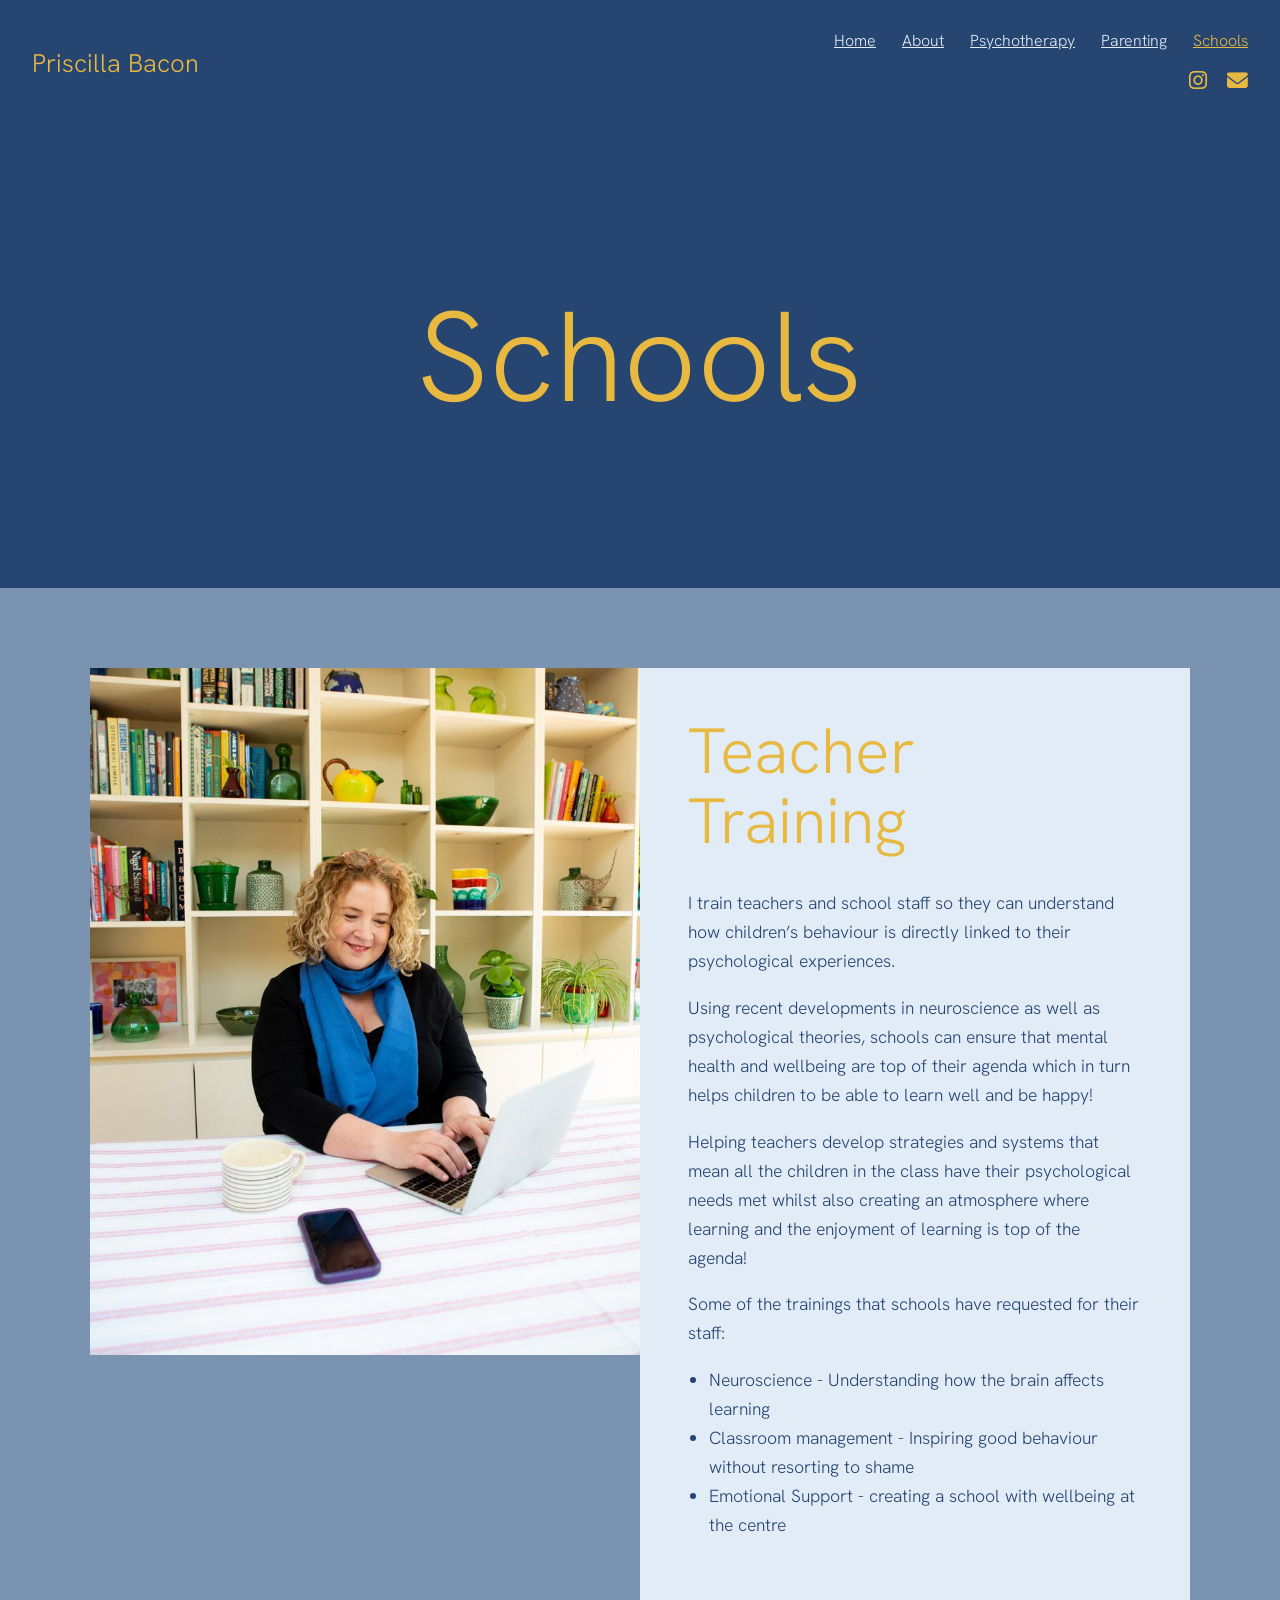
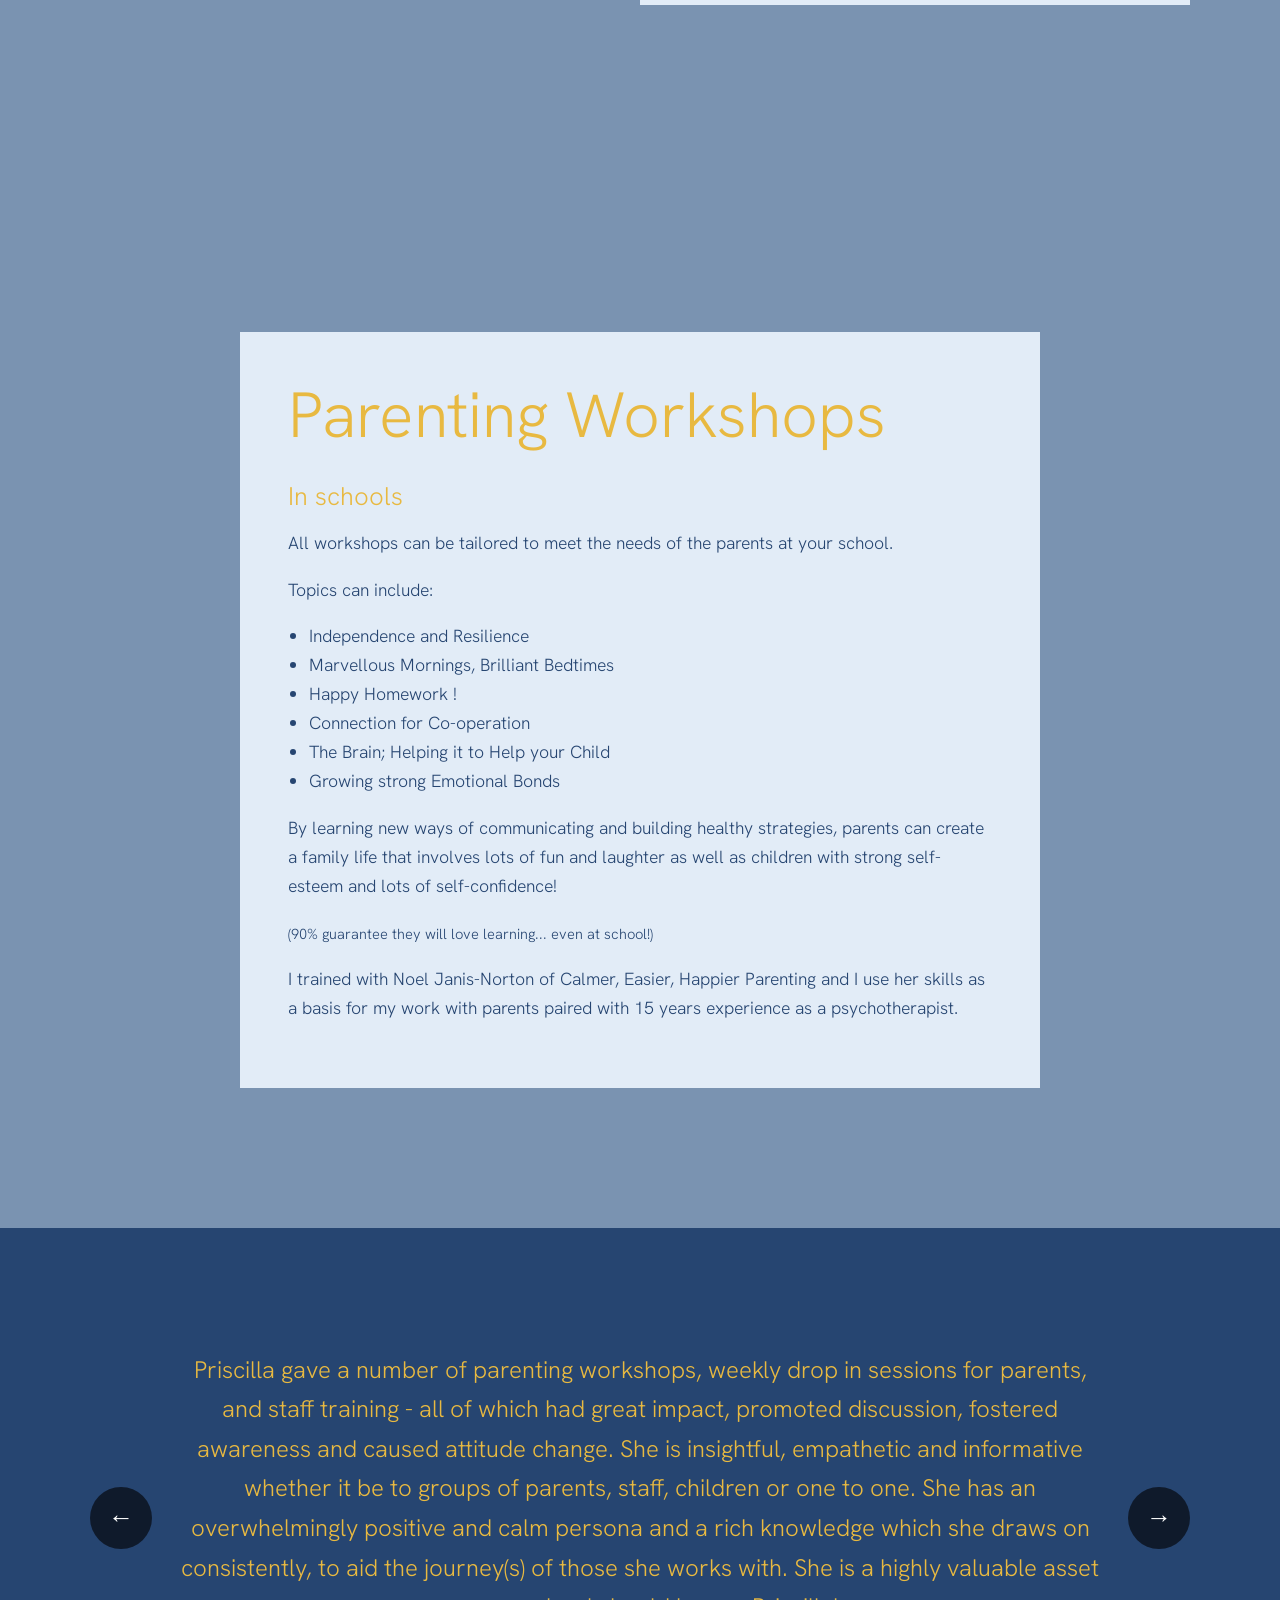
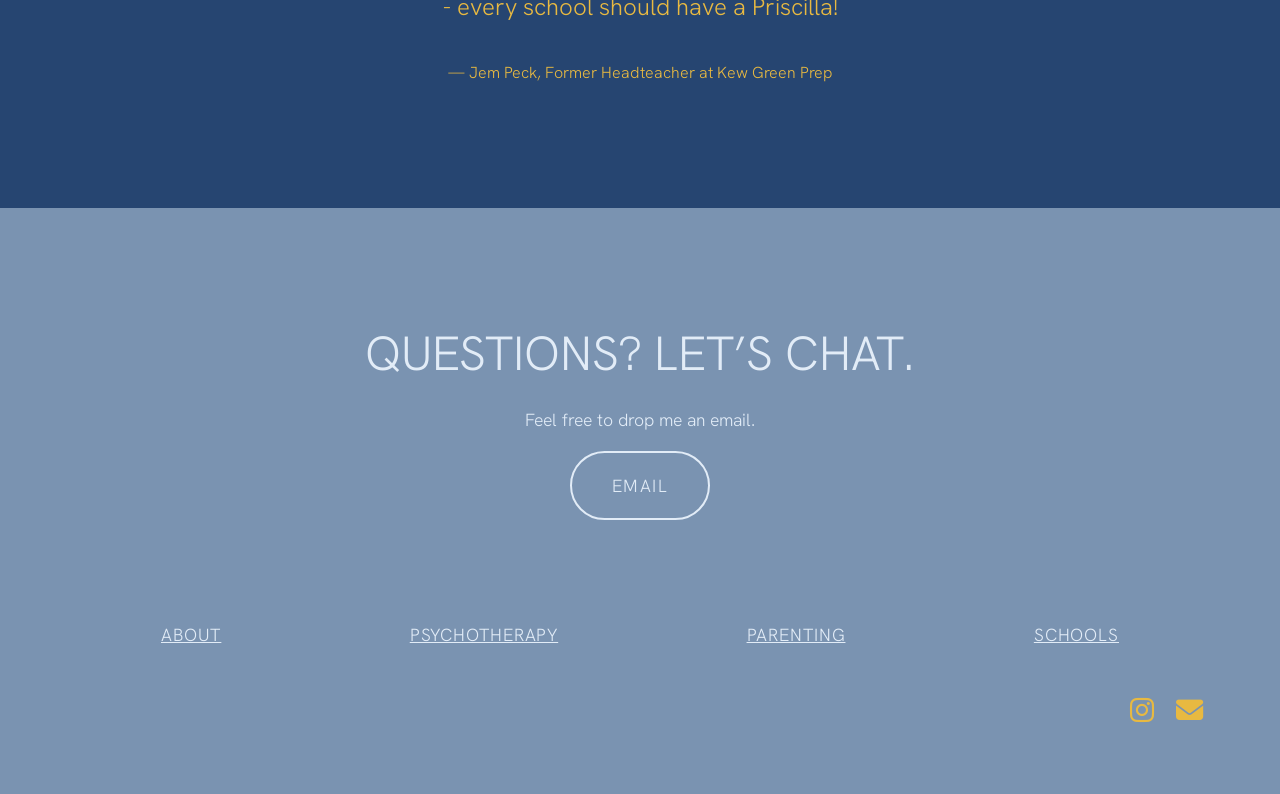
<file: schools.html>
<!DOCTYPE html>
<html lang="en-GB">
<head>
<meta charset="utf-8">
<meta name="viewport" content="width=device-width, initial-scale=1">
<title>Teacher Training &amp; Parenting Workshops for Schools | Priscilla Bacon</title>
<meta name="description" content="Staff training on behaviour, neuroscience and wellbeing, plus parenting workshops tailored to your school, from child psychotherapist Priscilla Bacon.">
<link rel="canonical" href="https://www.priscillabacon.com/schools">
<meta property="og:type" content="website">
<meta property="og:site_name" content="Priscilla Bacon">
<meta property="og:title" content="Teacher Training &amp; Parenting Workshops for Schools | Priscilla Bacon">
<meta property="og:description" content="Staff training on behaviour, neuroscience and wellbeing, plus parenting workshops tailored to your school, from child psychotherapist Priscilla Bacon.">
<meta property="og:url" content="https://www.priscillabacon.com/schools">
<meta property="og:image" content="https://www.priscillabacon.com/schools-teacher-training.jpg">
<meta property="og:locale" content="en_GB">
<meta name="twitter:card" content="summary_large_image">
<link rel="preconnect" href="https://fonts.googleapis.com">
<link href="https://fonts.googleapis.com/css2?family=Hanken+Grotesk:wght@300;400;700&display=swap" rel="stylesheet">
<link rel="icon" type="image/png" href="favicondarkpriscilla.png" media="(prefers-color-scheme: light)">
<link rel="icon" type="image/png" href="faviconlightpriscilla.png" media="(prefers-color-scheme: dark)">
<link rel="stylesheet" href="https://cdnjs.cloudflare.com/ajax/libs/font-awesome/6.5.2/css/all.min.css">
<link rel="stylesheet" href="style.css">
</head>
<body>
<header><a class="logo" href="index.html">Priscilla Bacon</a><div class="head-right"><nav><a href="index.html">Home</a><a href="about.html">About</a><a href="psychotherapy.html">Psychotherapy</a><a href="parenting.html">Parenting</a><a class="active" href="schools.html">Schools</a></nav><div class="head-social"><a href="https://www.instagram.com/passionate_about_parenting/" aria-label="Instagram" title="Instagram"><i class="fa-brands fa-instagram" aria-hidden="true"></i></a><a href="mailto:priscilla@priscillabacon.com" aria-label="Email" title="Email"><i class="fa-solid fa-envelope" aria-hidden="true"></i></a></div></div></header>
<main>
<div class="page-title" style="padding:160px 6vw"><h1>Schools</h1></div>
<section class="band slate">
<div class="feature"><img src="schools-teacher-training.jpg" alt="Priscilla Bacon working at her laptop" width="793" height="991"><div class="box">
<h2>Teacher Training</h2>
<p>I train teachers and school staff so they can understand how children&rsquo;s behaviour is directly linked to their psychological experiences.</p>
<p>Using recent developments in neuroscience as well as psychological theories, schools can ensure that mental health and wellbeing are top of their agenda which in turn helps children to be able to learn well and be happy!</p>
<p>Helping teachers develop strategies and systems that mean all the children in the class have their psychological needs met whilst also creating an atmosphere where learning and the enjoyment of learning is top of the agenda!</p>
<p>Some of the trainings that schools have requested for their staff:</p>
<ul><li>Neuroscience - Understanding how the brain affects learning</li><li>Classroom management - Inspiring good behaviour without resorting to shame</li><li>Emotional Support - creating a school with wellbeing at the centre</li></ul>
</div></div></section>
<div class="ticker"><span>Emotional Literacy &nbsp;-&nbsp; Inspiring good behaviour &nbsp;-&nbsp; Neuroscience &nbsp;-&nbsp; Motivation Strategies &nbsp;-&nbsp; Well-Being Plans &nbsp;-&nbsp; Emotional Literacy &nbsp;-&nbsp; Inspiring good behaviour</span></div>
<section class="band slate">
<div class="feature solo"><div class="box">
<h2>Parenting Workshops</h2><h3>In schools</h3>
<p>All workshops can be tailored to meet the needs of the parents at your school.</p>
<p>Topics can include:</p>
<ul><li>Independence and Resilience</li><li>Marvellous Mornings, Brilliant Bedtimes</li><li>Happy Homework !</li><li>Connection for Co-operation</li><li>The Brain; Helping it to Help your Child</li><li>Growing strong Emotional Bonds</li></ul>
<p>By learning new ways of communicating and building healthy strategies, parents can create a family life that involves lots of fun and laughter as well as children with strong self-esteem and lots of self-confidence!</p>
<p><small>(90% guarantee they will love learning... even at school!)</small></p>
<p>I trained with Noel Janis-Norton of Calmer, Easier, Happier Parenting and I use her skills as a basis for my work with parents paired with 15 years experience as a psychotherapist.</p>
</div></div></section>
<section class="band navy"><div class="carousel"><button class="arrow prev" aria-label="Previous">&larr;</button><button class="arrow next" aria-label="Next">&rarr;</button>
<div class="slide"><p>Priscilla gave a number of parenting workshops, weekly drop in sessions for parents, and staff training - all of which had great impact, promoted discussion, fostered awareness and caused attitude change. She is insightful, empathetic and informative whether it be to groups of parents, staff, children or one to one. She has an overwhelmingly positive and calm persona and a rich knowledge which she draws on consistently, to aid the journey(s) of those she works with. She is a highly valuable asset - every school should have a Priscilla!</p><cite>&mdash; Jem Peck, Former Headteacher at Kew Green Prep</cite></div>
<div class="slide"><p>&ldquo;The training Priscilla provided was absolutely fantastic. The sessions were full of helpful practical advice, presented incredibly well, and were both engaging and informative. We are so grateful for the generous time given to training our volunteers, and we know that the strategies and tips shared will make a real difference not just for the families we currently support, but for future families as well. The sessions covered a wide range of parenting topics and provided our volunteers with valuable tools to help them in their work. Thank you for this invaluable training!&rdquo;</p><cite>&mdash; Nicky &amp; Vicky, Home-Start Ealing</cite></div>
<div class="slide"><p>Priscilla supported staff and parents at our school through the Wellbeing Service that she built for our community. An important part of the service was helping parents to help their children with their learning experience: emotionally and behaviourally. She also provided systems for outside school behaviour and building strong relationships. The talks Priscilla held at school enabled parents to access support when they needed it most such as; bereavement, family break-ups, sibling squabbles and a lack of self-esteem and confidence. Priscilla supervised a team of therapists who worked 1:1 with our children and she worked with and trained our staff helping them to understand the emotional needs of the children and building healthy classroom behaviour strategies. Our school were introduced to &lsquo;Watch and Wonder&rsquo; empathy and emotional literacy intervention by Priscilla, supporting all the children in our school. Priscilla was a valued member of our team and we miss having her here!</p><cite>&mdash; Phil Bourne, Headteacher at O.L.O.G</cite></div>
<div class="slide"><p>&ldquo;Priscilla Bacon has delivered a series of exceptional parenting workshops at Bute House. Her insightful presentations have provided parents with a valuable understanding of the brain science underlying children&rsquo;s behaviours. Beyond the theoretical framework, Priscilla offers practical tips and strategies that parents can immediately implement to improve interactions with their children. These workshops have fostered a calmer and more positive environment at home, leading to significant improvements in parent-child relationships. Throughout the sessions, Priscilla demonstrates empathy and understanding for the challenges of parenting, creating a supportive and encouraging atmosphere for all participants.&rdquo;</p><cite>Giles Puckle, Senior Deputy Head at Bute House</cite></div>
</div></section>
</main>
<section class="cta">
<h2>Questions? Let&rsquo;s chat.</h2>
<p>Feel free to drop me an email.</p>
<a class="btn" href="mailto:priscilla@priscillabacon.com">Email</a>
<div class="foot-links"><a href="about.html">About</a><a href="psychotherapy.html">Psychotherapy</a><a href="parenting.html">Parenting</a><a href="schools.html">Schools</a></div>
<div class="social"><a href="https://www.instagram.com/passionate_about_parenting/" aria-label="Instagram" title="Instagram"><i class="fa-brands fa-instagram" aria-hidden="true"></i></a><a href="mailto:priscilla@priscillabacon.com" aria-label="Email" title="Email"><i class="fa-solid fa-envelope" aria-hidden="true"></i></a></div>
</section>
<script>
document.querySelectorAll('.carousel').forEach(function(c){
  var s=c.querySelectorAll('.slide'),i=0;
  if(!s.length)return;
  function show(n){
    i=(n+s.length)%s.length;
    for(var k=0;k<s.length;k++){s[k].style.display=(k===i)?'block':'none';}
  }
  c.querySelector('.prev').onclick=function(){show(i-1)};
  c.querySelector('.next').onclick=function(){show(i+1)};
  show(0);
});
</script>
</body>
</html>
</file>
<file: style.css>
:root{--navy:#264571;--gold:#E8B941;--pale:#E2ECF7;--slate:#7A93B1;--ink:#0F1A2B}
*{box-sizing:border-box}
html{scroll-behavior:smooth}
body{margin:0;font-family:"Hanken Grotesk","DM Sans","Helvetica Neue",Arial,sans-serif;font-weight:300;color:var(--navy);background:var(--pale);line-height:1.65;font-size:1.1rem}
h1,h2,h3{font-weight:300;line-height:1.1;color:var(--gold);margin:0 0 .5em}
h1{font-size:clamp(3rem,10vw,8rem)}
h2{font-size:clamp(2rem,5vw,4rem)}
h3{font-size:1.6rem}
a{color:var(--navy)}
img{max-width:100%;height:auto;display:block}
header{display:flex;justify-content:space-between;align-items:center;flex-wrap:wrap;gap:12px;padding:28px 32px;background:var(--navy)}
.logo{font-size:1.6rem;text-decoration:none;color:var(--gold)}
nav{display:flex;flex-wrap:wrap;justify-content:flex-end;column-gap:26px;row-gap:6px}
nav a{color:var(--pale);font-size:1rem}
nav a.active,nav a:hover{color:var(--gold)}
.head-right{display:flex;flex-direction:column;align-items:flex-end;gap:10px}
.head-social{display:flex;gap:20px}
.head-social a{color:var(--gold);font-size:1.3rem;text-decoration:none;display:inline-block;transition:transform .15s}
.head-social a:hover{transform:scale(1.12)}
.band{padding:80px 6vw}
.navy{background:var(--navy);color:var(--pale)}
.slate{background:var(--slate);color:var(--pale)}
.navy a{color:var(--pale)}
.inner{max-width:1100px;margin:0 auto}
.page-title{background:var(--navy);text-align:center;padding:100px 6vw}
.page-title h1{margin:0}
.hero{display:grid;grid-template-columns:1fr 1fr;gap:48px;align-items:center}
.hero p{font-size:1.4rem}
.tags{list-style:none;padding:0;display:flex;gap:22px;flex-wrap:wrap;letter-spacing:.12em;color:var(--gold)}
.btn{display:inline-block;padding:18px 40px;border:2px solid currentColor;border-radius:60px;text-decoration:none;letter-spacing:.08em;text-transform:uppercase}
.btn:hover{background:var(--gold);color:var(--navy);border-color:var(--gold)}
.cards{display:grid;grid-template-columns:repeat(auto-fit,minmax(240px,1fr));gap:24px}
.card{background:var(--pale);padding:36px;color:var(--navy)}
.card h3{color:var(--gold)}
.feature{display:grid;grid-template-columns:1fr 1fr;gap:0;align-items:start;max-width:1100px;margin:0 auto 60px}
.feature .box{background:var(--pale);padding:48px;color:var(--navy);position:relative;z-index:1}
.feature.rev .box{order:2}
.feature.solo{grid-template-columns:1fr;max-width:800px}
.feature img{width:100%}
.feature ul{padding-left:1.2em}
.topics{display:flex;flex-wrap:wrap;gap:12px;padding:0;list-style:none}
.topics li{border:1px solid var(--navy);border-radius:30px;padding:6px 18px;font-size:.95rem}
.ticker{overflow:hidden;white-space:nowrap;color:var(--gold);font-size:1.8rem;padding:30px 0;background:var(--slate)}
.ticker span{display:inline-block;padding-left:100%;animation:tick 25s linear infinite}
@keyframes tick{to{transform:translateX(-100%)}}
.carousel{position:relative;max-width:1100px;margin:0 auto;padding:0 90px;min-height:420px;display:flex;align-items:center}
.slide{text-align:center;color:var(--gold);width:100%}
.slide p{font-size:1.5rem;margin:0 0 30px}
.slide cite{font-style:normal;font-size:1rem}
.arrow{position:absolute;top:50%;transform:translateY(-50%);width:62px;height:62px;border-radius:50%;border:0;background:var(--ink);color:#fff;font-size:1.6rem;cursor:pointer}
.arrow.prev{left:0}.arrow.next{right:0}
.about-head{position:relative;max-width:900px;margin:0 auto 60px}
.about-head:before{content:"";position:absolute;left:-90px;top:-50px;width:210px;height:210px;border-radius:50%;background:var(--gold)}
.about-head h2{position:relative;color:var(--navy);margin:0}
.cred{text-align:center;margin:0 auto 70px;max-width:800px}
.cred h4{font-size:1.2rem;font-weight:700;margin:0 0 12px}
.cred p{margin:6px 0}
.cta{text-align:center;background:var(--slate);color:var(--pale);padding:120px 6vw 60px}
.cta h2{color:var(--pale);font-size:clamp(1.8rem,4vw,3rem);text-transform:uppercase}
.cta .btn{color:var(--pale)}
.foot-links{display:flex;justify-content:space-around;flex-wrap:wrap;gap:20px;margin-top:100px}
.foot-links a{color:var(--pale);text-transform:uppercase;letter-spacing:.05em}
.social{text-align:right;margin-top:40px}
.social a{color:var(--gold);margin-left:22px;font-size:1.7rem;text-decoration:none;display:inline-block;transition:transform .15s}
.social a:hover{transform:scale(1.12)}
@media(max-width:800px){.head-right{align-items:flex-start}nav{justify-content:flex-start}.hero,.feature{grid-template-columns:1fr}.feature.rev .box{order:0}.carousel{padding:0 10px 90px}.arrow{top:auto;bottom:0;transform:none}.arrow.prev{left:calc(50% - 75px)}.arrow.next{right:calc(50% - 75px)}.about-head:before{left:-20px;width:140px;height:140px}}
</file>
